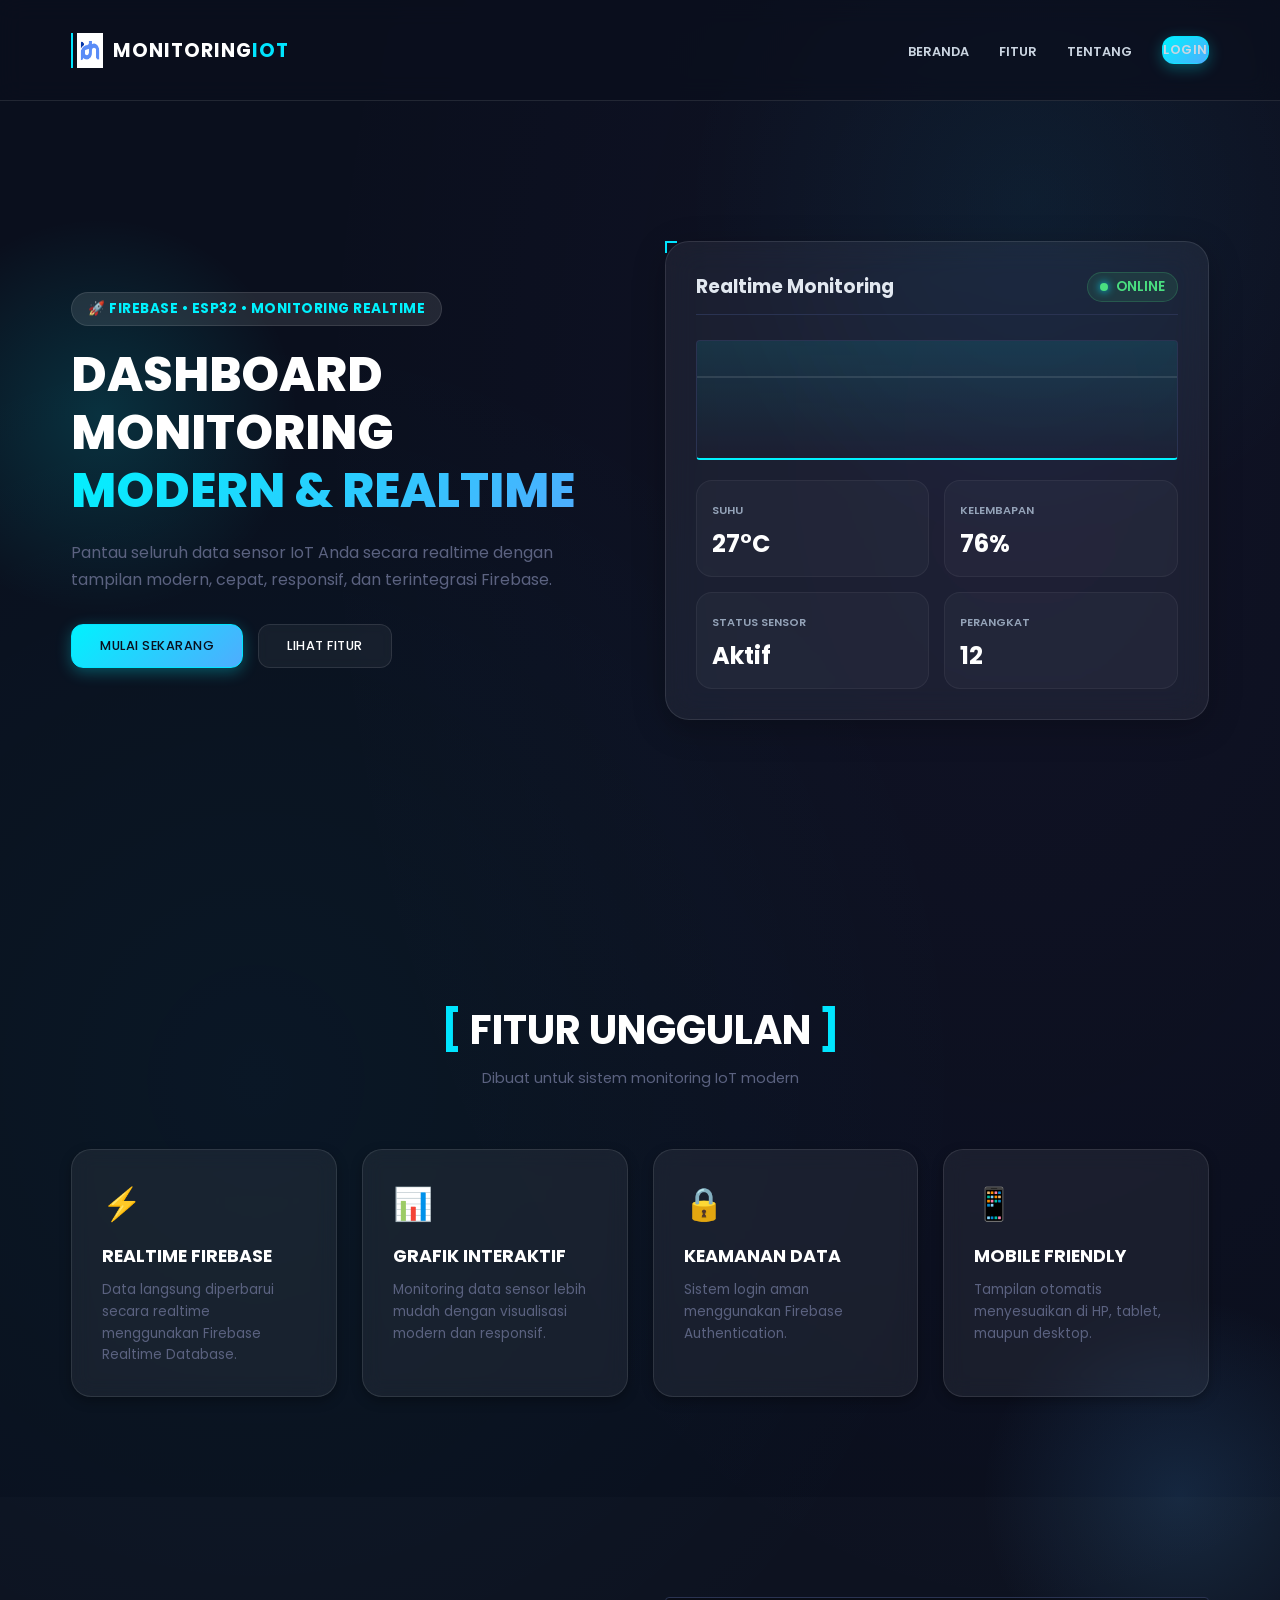
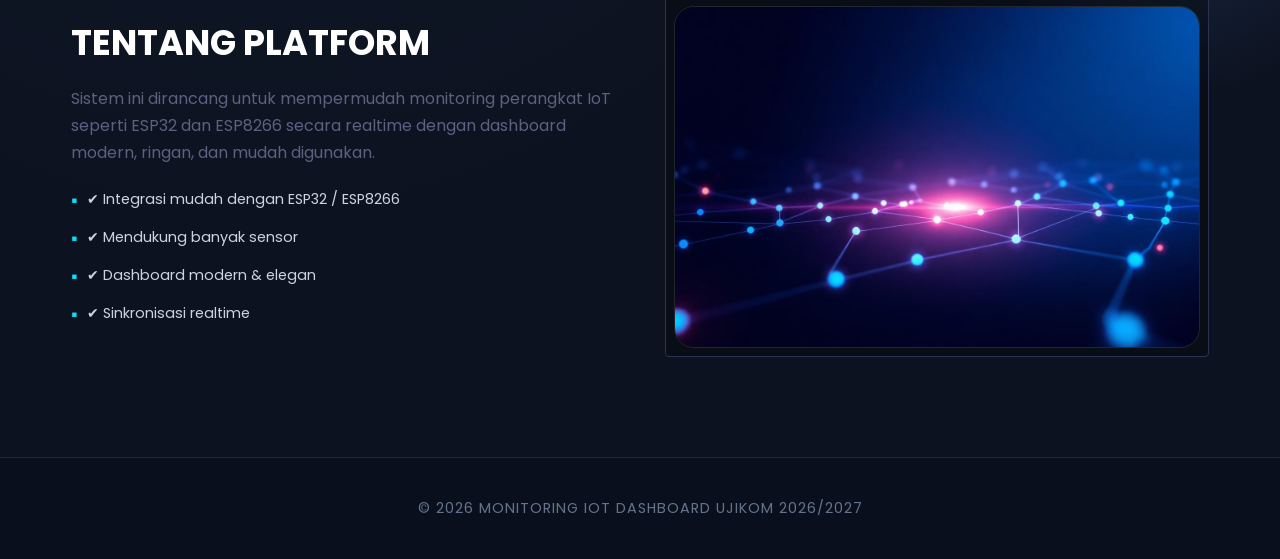
<file: index.html>
<!DOCTYPE html>
<html lang="id">

<head>
  <meta charset="UTF-8" />
  <meta name="viewport" content="width=device-width, initial-scale=1.0" />
  <title>Monitoring IoT | Smart Realtime Dashboard</title>

  <link rel="preconnect" href="https://fonts.googleapis.com">
  <link rel="preconnect" href="https://fonts.gstatic.com" crossorigin>
  <link href="https://fonts.googleapis.com/css2?family=Poppins:wght@300;400;500;600;700&display=swap" rel="stylesheet">

  <link rel="stylesheet" href="css/style.css"/>
  <link rel="stylesheet" href="css/login.css"/>

  <style>
    :root {
      --bg-dark: #0a0f1d;
      --glass-bg: rgba(255, 255, 255, 0.06);
      --glass-border: rgba(255, 255, 255, 0.1);
      --glass-shadow: rgba(0, 0, 0, 0.25);
      --glow-blue: #00f2fe;
      --glow-purple: #4facfe;
    }

    body {
      background-color: var(--bg-dark);
      color: #e2e8f0;
      font-family: 'Poppins', sans-serif;
      overflow-x: hidden;
      position: relative;
    }

    /* Efek Sinar Lampu di Background (Ambient Glow) */
    body::before, body::after {
      content: '';
      position: absolute;
      width: 400px;
      height: 400px;
      border-radius: 50%;
      background: radial-gradient(circle, rgba(0, 242, 254, 0.15) 0%, rgba(0,0,0,0) 70%);
      z-index: -1;
      pointer-events: none;
    }
    body::before { top: 10%; left: -100px; }
    body::after { top: 60%; right: -100px; background: radial-gradient(circle, rgba(79, 172, 254, 0.15) 0%, rgba(0,0,0,0) 70%); }

    .container {
      max-width: 1200px;
      margin: 0 auto;
      padding: 0 20px;
    }

    /* Navbar Glassmorphism */
    .navbar {
      position: fixed;
      top: 0;
      left: 0;
      width: 100%;
      background: rgba(10, 15, 29, 0.7);
      backdrop-filter: blur(12px);
      -webkit-backdrop-filter: blur(12px);
      border-bottom: 1px solid var(--glass-border);
      z-index: 1000;
      padding: 15px 0;
    }
    .nav-container {
      display: flex;
      justify-content: space-between;
      align-items: center;
    }
    .logo {
      display: flex;
      align-items: center;
      gap: 10px;
      text-decoration: none;
      color: #fff;
      font-size: 1.2rem;
    }
    .logo img { height: 35px; }
    .nav-links {
      display: flex;
      align-items: center;
      gap: 30px;
      list-style: none;
      margin: 0;
    }
    .nav-links a {
      color: #cbd5e1;
      text-decoration: none;
      transition: color 0.3s;
    }
    .nav-links a:hover { color: var(--glow-blue); }

    /* Hero Section */
    .hero {
      padding: 160px 0 100px 0;
    }
    .hero-content {
      display: grid;
      grid-template-columns: 1fr 1fr;
      gap: 50px;
      align-items: center;
    }
    .badge {
      background: rgba(255, 255, 255, 0.1);
      padding: 6px 16px;
      border-radius: 50px;
      font-size: 0.85rem;
      border: 1px solid var(--glass-border);
      display: inline-block;
      margin-bottom: 20px;
      color: var(--glow-blue);
    }
    .hero-text h1 {
      font-size: 3rem;
      line-height: 1.2;
      margin-bottom: 20px;
    }
    .gradient-text {
      background: linear-gradient(135deg, var(--glow-blue), var(--glow-purple));
      -webkit-background-clip: text;
      -webkit-text-fill-color: transparent;
    }
    .hero-actions {
      display: flex;
      gap: 15px;
      margin-top: 30px;
    }

    /* Tombol Utama */
    .btn {
      padding: 12px 28px;
      border-radius: 12px;
      text-decoration: none;
      font-weight: 500;
      transition: all 0.3s ease;
      display: inline-block;
    }
    .btn-primary {
      background: linear-gradient(135deg, #00f2fe 0%, #4facfe 100%);
      color: #0a0f1d;
      box-shadow: 0 4px 15px rgba(0, 242, 254, 0.3);
    }
    .btn-primary:hover {
      transform: translateY(-2px);
      box-shadow: 0 6px 20px rgba(0, 242, 254, 0.5);
    }
    .btn-outline {
      background: rgba(255, 255, 255, 0.05);
      color: #fff;
      border: 1px solid var(--glass-border);
      backdrop-filter: blur(5px);
    }
    .btn-outline:hover {
      background: rgba(255, 255, 255, 0.1);
      border-color: var(--glow-blue);
    }

    /* MASTERPIECE: Dashboard Box Glassmorphism */
    .dashboard-box {
      background: var(--glass-bg);
      backdrop-filter: blur(16px) saturate(120%);
      -webkit-backdrop-filter: blur(16px) saturate(120%);
      border: 1px solid var(--glass-border);
      border-radius: 24px;
      padding: 30px;
      box-shadow: 0 8px 32px 0 var(--glass-shadow);
      position: relative;
    }
    .dashboard-top {
      display: flex;
      justify-content: space-between;
      align-items: center;
      margin-bottom: 25px;
    }
    .status {
      display: flex;
      align-items: center;
      gap: 8px;
      background: rgba(74, 222, 128, 0.1);
      padding: 4px 12px;
      border-radius: 20px;
      color: #4ade80;
      font-size: 0.85rem;
      border: 1px solid rgba(74, 222, 128, 0.2);
    }
    .pulse {
      width: 8px;
      height: 8px;
      background: #4ade80;
      border-radius: 50%;
      animation: blink 1.5s infinite;
    }
    @keyframes blink {
      0% { opacity: 0.4; }
      50% { opacity: 1; }
      100% { opacity: 0.4; }
    }

    /* Grid Mini Cards di Dalam Dashboard */
    .cards {
      display: grid;
      grid-template-columns: repeat(2, 1fr);
      gap: 15px;
      margin-top: 20px;
    }
    .mini-card {
      background: rgba(255, 255, 255, 0.03);
      border: 1px solid rgba(255, 255, 255, 0.05);
      border-radius: 16px;
      padding: 15px;
      transition: transform 0.3s;
    }
    .mini-card:hover {
      transform: scale(1.03);
      border-color: var(--glass-border);
      background: rgba(255, 255, 255, 0.05);
    }
    .mini-card small { color: #94a3b8; }
    .mini-card h2 { margin: 5px 0 0 0; font-size: 1.5rem; color: #fff; }

    /* Simulasi Garis Grafik Palsu yang Keren */
    .chart {
      height: 120px;
      background: linear-gradient(rgba(0, 242, 254, 0.1), transparent);
      border-bottom: 2px solid var(--glow-blue);
      border-radius: 4px;
      margin-bottom: 20px;
      position: relative;
      overflow: hidden;
    }
    .chart::after {
      content: '';
      position: absolute;
      top: 30%; left: 0; width: 100%; height: 2px;
      background: rgba(255,255,255,0.1);
    }

    /* Fitur Grid & Cards Glassmorphism */
    #features { padding: 100px 0; }
    .section-header { text-align: center; margin-bottom: 60px; }
    .section-header h2 { font-size: 2.5rem; }
    .features-grid {
      display: grid;
      grid-template-columns: repeat(auto-fit, minmax(240px, 1fr));
      gap: 25px;
    }
    .feature-card {
      background: var(--glass-bg);
      backdrop-filter: blur(10px);
      -webkit-backdrop-filter: blur(10px);
      border: 1px solid var(--glass-border);
      border-radius: 20px;
      padding: 30px;
      transition: all 0.3s ease;
    }
    .feature-card:hover {
      transform: translateY(-5px);
      border-color: var(--glow-purple);
      box-shadow: 0 10px 25px rgba(79, 172, 254, 0.15);
    }
    .feature-icon { font-size: 2rem; margin-bottom: 15px; }

    /* About Section */
    .about { padding: 100px 0; background: rgba(255,255,255,0.01); }
    .about-grid { display: grid; grid-template-columns: 1fr 1fr; gap: 50px; align-items: center; }
    .check-list { list-style: none; padding: 0; margin-top: 20px; }
    .check-list li { margin-bottom: 12px; display: flex; align-items: center; gap: 10px; color: #cbd5e1; }
    .about-img img { width: 100%; border-radius: 20px; border: 1px solid var(--glass-border); }

    /* Footer */
    footer {
      padding: 40px 0;
      text-align: center;
      border-top: 1px solid var(--glass-border);
      color: #64748b;
      font-size: 0.9rem;
    }

    /* Responsif Ponsel */
    @media (max-width: 768px) {
      .hero-content, .about-grid { grid-template-columns: 1fr; }
      .nav-links { display: none; } /* Menyederhanakan untuk UI mobile */
      .hero-text h1 { font-size: 2.2rem; }
    }
  </style>
</head>

<body>

  <header class="navbar">
    <div class="container nav-container">

      <a href="#" class="logo">
        <img src="img/logo.png" alt="Logo">
        <span>Monitoring<strong>IoT</strong></span>
      </a>

      <ul class="nav-links">
        <li><a href="#">Beranda</a></li>
        <li><a href="#features">Fitur</a></li>
        <li><a href="#about">Tentang</a></li>
        <li>
          <a href="login.html" class="btn btn-primary">
            Login
          </a>
        </li>
      </ul>

    </div>
  </header>

  <section class="hero">

    <div class="container hero-content">

      <div class="hero-text">

        <span class="badge">
          🚀 Firebase • ESP32 • Monitoring Realtime
        </span>

        <h1>
          Dashboard Monitoring
          <span class="gradient-text">
            Modern & Realtime
          </span>
        </h1>

        <p>
          Pantau seluruh data sensor IoT Anda secara realtime dengan
          tampilan modern, cepat, responsif, dan terintegrasi Firebase.
        </p>

        <div class="hero-actions">
          <a href="login.html" class="btn btn-primary">
            Mulai Sekarang
          </a>

          <a href="#features" class="btn btn-outline">
            Lihat Fitur
          </a>
        </div>

      </div>

      <div class="dashboard-box">

        <div class="dashboard-top">
          <h3>Realtime Monitoring</h3>

          <div class="status">
            <div class="pulse"></div>
            Online
          </div>
        </div>

        <div class="chart"></div>

        <div class="cards">

          <div class="mini-card">
            <small>Suhu</small>
            <h2>27°C</h2>
          </div>

          <div class="mini-card">
            <small>Kelembapan</small>
            <h2>76%</h2>
          </div>

          <div class="mini-card">
            <small>Status Sensor</small>
            <h2>Aktif</h2>
          </div>

          <div class="mini-card">
            <small>Perangkat</small>
            <h2>12</h2>
          </div>

        </div>

      </div>

    </div>

  </section>

  <section id="features">

    <div class="container">

      <div class="section-header">
        <h2>Fitur Unggulan</h2>
        <p>
          Dibuat untuk sistem monitoring IoT modern
        </p>
      </div>

      <div class="features-grid">

        <div class="feature-card">
          <div class="feature-icon">⚡</div>
          <h3>Realtime Firebase</h3>
          <p>
            Data langsung diperbarui secara realtime menggunakan Firebase Realtime Database.
          </p>
        </div>

        <div class="feature-card">
          <div class="feature-icon">📊</div>
          <h3>Grafik Interaktif</h3>
          <p>
            Monitoring data sensor lebih mudah dengan visualisasi modern dan responsif.
          </p>
        </div>

        <div class="feature-card">
          <div class="feature-icon">🔒</div>
          <h3>Keamanan Data</h3>
          <p>
            Sistem login aman menggunakan Firebase Authentication.
          </p>
        </div>

        <div class="feature-card">
          <div class="feature-icon">📱</div>
          <h3>Mobile Friendly</h3>
          <p>
            Tampilan otomatis menyesuaikan di HP, tablet, maupun desktop.
          </p>
        </div>

      </div>

    </div>

  </section>

  <section id="about" class="about">

    <div class="container about-grid">

      <div>

        <h2>Tentang Platform</h2>

        <p>
          Sistem ini dirancang untuk mempermudah monitoring perangkat IoT
          seperti ESP32 dan ESP8266 secara realtime dengan dashboard modern,
          ringan, dan mudah digunakan.
        </p>

        <ul class="check-list">
          <li>✔ Integrasi mudah dengan ESP32 / ESP8266</li>
          <li>✔ Mendukung banyak sensor</li>
          <li>✔ Dashboard modern & elegan</li>
          <li>✔ Sinkronisasi realtime</li>
        </ul>

      </div>

      <div class="about-img">
        <img src="img/background.jpg" alt="Background">
      </div>

    </div>

  </section>

  <footer>
    <div class="container">
      © 2026 Monitoring IoT Dashboard ujikom 2026/2027
    </div>
  </footer>

</body>

</html>
</file>
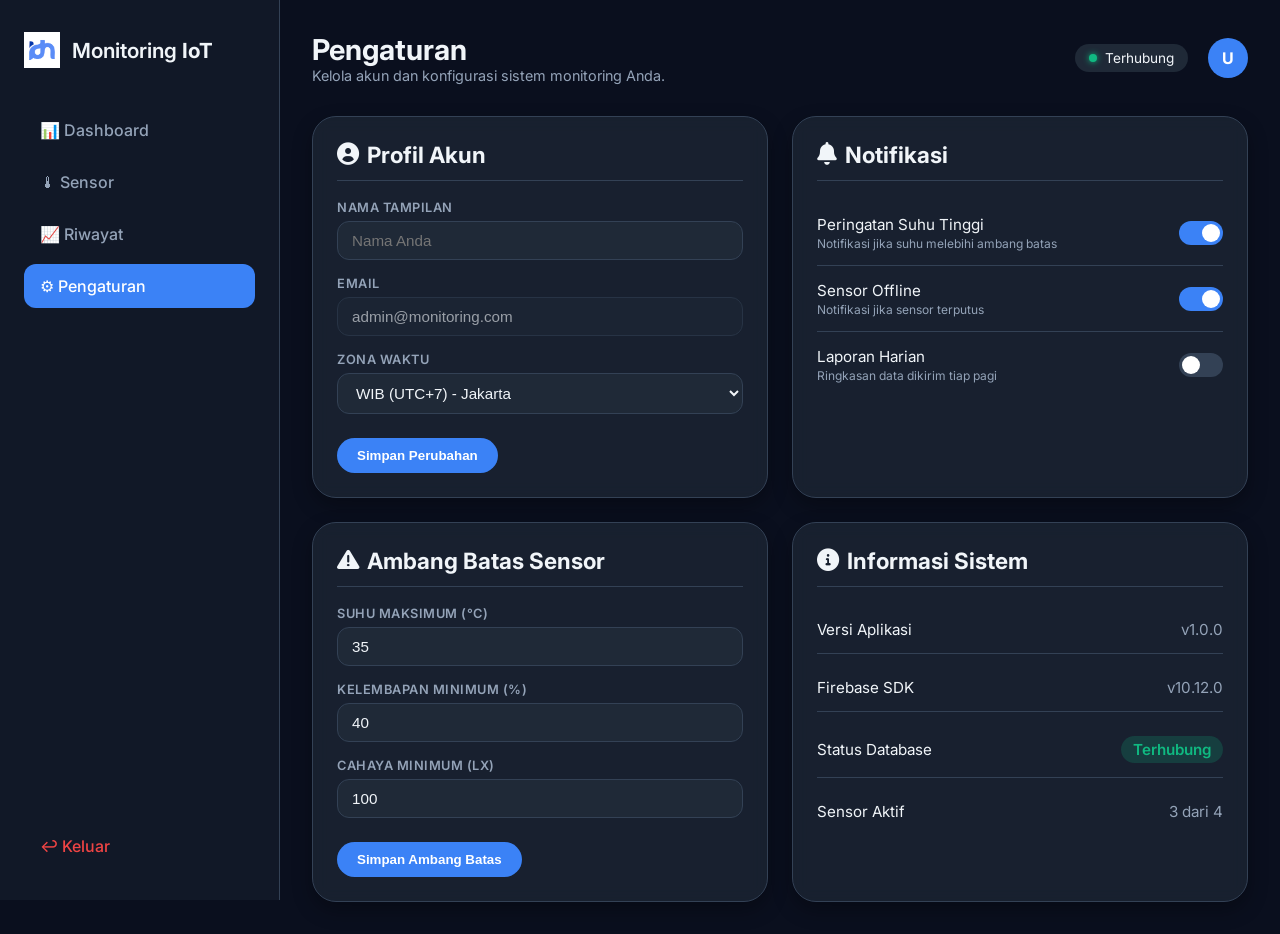
<file: pengaturan.html>
<!DOCTYPE html>
<html lang="id">
<head>
  <meta charset="UTF-8" />
  <meta name="viewport" content="width=device-width, initial-scale=1.0, user-scalable=yes" />
  <title>Pengaturan | Monitoring    IoT</title>
  <meta name="description" content="Pengaturan akun dan konfigurasi sistem monitoring IoT." />
  
  <!-- Google Fonts + Font Awesome -->
  <link href="https://fonts.googleapis.com/css2?family=Inter:opsz,wght@14..32,300;14..32,400;14..32,500;14..32,600;14..32,700&display=swap" rel="stylesheet" />
  <link rel="stylesheet" href="https://cdnjs.cloudflare.com/ajax/libs/font-awesome/6.0.0-beta3/css/all.min.css" />

  <style>
    * {
      margin: 0;
      padding: 0;
      box-sizing: border-box;
    }

    body {
      font-family: 'Inter', sans-serif;
      background: #0a0f1e;
      color: #f1f5f9;
    }

    /* Layout */
    .app-shell {
      display: flex;
      min-height: 100vh;
    }

    /* Sidebar - logout di bawah */
    .sidebar {
      width: 280px;
      background: #111827;
      backdrop-filter: blur(10px);
      border-right: 1px solid #334155;
      padding: 2rem 1.5rem;
      position: sticky;
      top: 0;
      height: 100vh;
      display: flex;
      flex-direction: column;
    }

    .sidebar-brand {
      display: flex;
      align-items: center;
      gap: 12px;
      margin-bottom: 2.5rem;
      font-size: 1.3rem;
      font-weight: 600;
    }

    .sidebar-brand img {
      width: 36px;
      height: 36px;
      object-fit: contain;
    }

    .sidebar-nav {
      display: flex;
      flex-direction: column;
      gap: 8px;
      flex: 1;
    }

    .sidebar-nav a {
      display: flex;
      align-items: center;
      gap: 12px;
      padding: 12px 16px;
      border-radius: 12px;
      color: #94a3b8;
      text-decoration: none;
      transition: all 0.2s;
      font-weight: 500;
    }

    .sidebar-nav a:hover, .sidebar-nav a.active {
      background: #3b82f6;
      color: white;
    }

    .sidebar-nav a.logout {
      margin-top: auto;
      color: #ef4444;
    }
    .sidebar-nav a.logout:hover {
      background: #ef4444;
      color: white;
    }

    /* Main */
    .main {
      flex: 1;
      padding: 2rem;
      overflow-y: auto;
    }

    /* Topbar */
    .topbar {
      display: flex;
      justify-content: space-between;
      align-items: center;
      flex-wrap: wrap;
      gap: 16px;
      margin-bottom: 2rem;
    }
    .topbar h1 {
      font-size: 1.8rem;
      font-weight: 700;
    }
    .muted {
      color: #94a3b8;
      font-size: 0.9rem;
    }
    .topbar-actions {
      display: flex;
      align-items: center;
      gap: 20px;
    }
    .status-pill {
      display: flex;
      align-items: center;
      gap: 8px;
      background: #1f2937;
      padding: 6px 14px;
      border-radius: 40px;
      font-size: 0.85rem;
    }
    .dot {
      width: 8px;
      height: 8px;
      border-radius: 50%;
      display: inline-block;
    }
    .dot.online {
      background: #10b981;
      box-shadow: 0 0 6px #10b981;
    }
    .avatar {
      width: 40px;
      height: 40px;
      background: #3b82f6;
      border-radius: 50%;
      display: flex;
      align-items: center;
      justify-content: center;
      font-weight: bold;
      color: white;
    }

    /* Panel & Settings Grid */
    .settings-grid {
      display: grid;
      grid-template-columns: repeat(2, 1fr);
      gap: 1.5rem;
    }
    @media (max-width: 768px) {
      .settings-grid { grid-template-columns: 1fr; }
    }
    .panel {
      background: rgba(31, 41, 55, 0.7);
      backdrop-filter: blur(8px);
      border: 1px solid #334155;
      border-radius: 24px;
      padding: 1.5rem;
      box-shadow: 0 8px 20px rgba(0, 0, 0, 0.3);
    }
    .panel-header {
      margin-bottom: 1.2rem;
      font-size: 1.2rem;
      font-weight: 600;
      border-bottom: 1px solid #334155;
      padding-bottom: 0.75rem;
    }
    .panel-header h3 {
      display: flex;
      align-items: center;
      gap: 8px;
    }

    /* Form fields */
    .form-field {
      display: flex;
      flex-direction: column;
      gap: 6px;
      margin-bottom: 16px;
    }
    .form-field label {
      font-size: 0.8rem;
      font-weight: 600;
      color: #94a3b8;
      text-transform: uppercase;
      letter-spacing: 0.04em;
    }
    .form-field input, .form-field select {
      padding: 10px 14px;
      border-radius: 12px;
      border: 1px solid #334155;
      background: #1f2937;
      color: #f1f5f9;
      font-size: 0.95rem;
      transition: border-color 0.2s;
      outline: none;
    }
    .form-field input:focus, .form-field select:focus {
      border-color: #3b82f6;
    }

    /* Toggle switch */
    .toggle-switch {
      display: flex;
      align-items: center;
      justify-content: space-between;
      padding: 14px 0;
      border-bottom: 1px solid #334155;
    }
    .toggle-switch:last-child { border-bottom: none; }
    .toggle-switch span { font-size: 0.95rem; }
    .toggle-switch small { color: #94a3b8; font-size: 0.75rem; display: block; margin-top: 2px; }
    .switch {
      position: relative;
      display: inline-block;
      width: 44px;
      height: 24px;
      flex-shrink: 0;
    }
    .switch input { opacity: 0; width: 0; height: 0; }
    .slider {
      position: absolute; cursor: pointer;
      top: 0; left: 0; right: 0; bottom: 0;
      background: #334155;
      border-radius: 24px;
      transition: 0.3s;
    }
    .slider:before {
      position: absolute; content: "";
      height: 18px; width: 18px;
      left: 3px; bottom: 3px;
      background: white;
      border-radius: 50%;
      transition: 0.3s;
    }
    .switch input:checked + .slider { background: #3b82f6; }
    .switch input:checked + .slider:before { transform: translateX(20px); }

    .btn-primary {
      background: #3b82f6;
      color: white;
      border: none;
      padding: 10px 20px;
      border-radius: 40px;
      font-weight: 600;
      cursor: pointer;
      transition: opacity 0.2s;
      margin-top: 8px;
    }
    .btn-primary:hover {
      opacity: 0.9;
    }

    .alert-success {
      display: none;
      background: rgba(16,185,129,0.15);
      border: 1px solid #10b981;
      color: #10b981;
      padding: 10px 16px;
      border-radius: 12px;
      font-size: 0.85rem;
      margin-top: 12px;
    }

    .badge-pill {
      display: inline-block;
      padding: 4px 12px;
      border-radius: 20px;
      font-size: 0.75rem;
      font-weight: 600;
    }
    .badge-pill.ok {
      background: rgba(16,185,129,0.2);
      color: #10b981;
    }
  </style>
</head>
<body>
  <div class="app-shell">
    <!-- Sidebar -->
    <aside class="sidebar">
      <div class="sidebar-brand">
        <img src="img/logo.png" alt="Logo" onerror="this.src='https://via.placeholder.com/36'">
        <span>Monitoring<strong>   IoT</strong></span>
      </div>
      <nav class="sidebar-nav">
        <a href="dashboard.html">📊 Dashboard</a>
        <a href="sensor.html">🌡 Sensor</a>
        <a href="riwayat.html">📈 Riwayat</a>
        <a href="pengaturan.html" class="active">⚙ Pengaturan</a>
        <a href="#" id="logoutBtn" class="logout">↩ Keluar</a>
      </nav>
    </aside>

    <!-- Main -->
    <main class="main">
      <header class="topbar">
        <div>
          <h1>Pengaturan</h1>
          <p class="muted">Kelola akun dan konfigurasi sistem monitoring Anda.</p>
        </div>
        <div class="topbar-actions">
          <!-- Theme toggle dihapus sesuai permintaan -->
          <div class="status-pill"><span class="dot online"></span> Terhubung</div>
          <div class="avatar">U</div>
        </div>
      </header>

      <div class="settings-grid">
        <!-- Profil -->
        <section class="panel">
          <div class="panel-header">
            <h3><i class="fas fa-user-circle"></i> Profil Akun</h3>
          </div>
          <form id="profileForm">
            <div class="form-field">
              <label>Nama Tampilan</label>
              <input type="text" id="displayName" placeholder="Nama Anda" />
            </div>
            <div class="form-field">
              <label>Email</label>
              <input type="email" id="userEmail" placeholder="email@contoh.com" readonly style="opacity:0.6; cursor:not-allowed;" />
            </div>
            <div class="form-field">
              <label>Zona Waktu</label>
              <select id="timezone">
                <option value="Asia/Jakarta" selected>WIB (UTC+7) - Jakarta</option>
                <option value="Asia/Makassar">WITA (UTC+8) - Makassar</option>
                <option value="Asia/Jayapura">WIT (UTC+9) - Jayapura</option>
              </select>
            </div>
            <button type="submit" class="btn-primary">Simpan Perubahan</button>
            <div class="alert-success" id="profileAlert">✓ Profil berhasil disimpan!</div>
          </form>
        </section>

        <!-- Notifikasi -->
        <section class="panel">
          <div class="panel-header">
            <h3><i class="fas fa-bell"></i> Notifikasi</h3>
          </div>
          <div>
            <div class="toggle-switch">
              <div>
                <span>Peringatan Suhu Tinggi</span>
                <small>Notifikasi jika suhu melebihi ambang batas</small>
              </div>
              <label class="switch">
                <input type="checkbox" id="notifSuhu" checked />
                <span class="slider"></span>
              </label>
            </div>
            <div class="toggle-switch">
              <div>
                <span>Sensor Offline</span>
                <small>Notifikasi jika sensor terputus</small>
              </div>
              <label class="switch">
                <input type="checkbox" id="notifOffline" checked />
                <span class="slider"></span>
              </label>
            </div>
            <div class="toggle-switch">
              <div>
                <span>Laporan Harian</span>
                <small>Ringkasan data dikirim tiap pagi</small>
              </div>
              <label class="switch">
                <input type="checkbox" id="notifReport" />
                <span class="slider"></span>
              </label>
            </div>
          </div>
        </section>

        <!-- Ambang Batas Sensor -->
        <section class="panel">
          <div class="panel-header">
            <h3><i class="fas fa-exclamation-triangle"></i> Ambang Batas Sensor</h3>
          </div>
          <form id="thresholdForm">
            <div class="form-field">
              <label>Suhu Maksimum (°C)</label>
              <input type="number" id="maxSuhu" value="35" min="20" max="60" />
            </div>
            <div class="form-field">
              <label>Kelembapan Minimum (%)</label>
              <input type="number" id="minKelembapan" value="40" min="10" max="90" />
            </div>
            <div class="form-field">
              <label>Cahaya Minimum (lx)</label>
              <input type="number" id="minCahaya" value="100" min="0" max="2000" />
            </div>
            <button type="submit" class="btn-primary">Simpan Ambang Batas</button>
            <div class="alert-success" id="thresholdAlert">✓ Ambang batas berhasil disimpan!</div>
          </form>
        </section>

        <!-- Info Sistem -->
        <section class="panel">
          <div class="panel-header">
            <h3><i class="fas fa-info-circle"></i> Informasi Sistem</h3>
          </div>
          <div style="display:flex; flex-direction:column; gap:10px;">
            <div class="toggle-switch">
              <span>Versi Aplikasi</span>
              <span style="color:#94a3b8">v1.0.0</span>
            </div>
            <div class="toggle-switch">
              <span>Firebase SDK</span>
              <span style="color:#94a3b8">v10.12.0</span>
            </div>
            <div class="toggle-switch">
              <span>Status Database</span>
              <span class="badge-pill ok" id="dbStatus">Terhubung</span>
            </div>
            <div class="toggle-switch">
              <span>Sensor Aktif</span>
              <span style="color:#94a3b8" id="activeSensors">3 dari 4</span>
            </div>
          </div>
        </section>
      </div>
    </main>
  </div>

  <script>
    (function() {
      // PROFIL FORM
      const profileForm = document.getElementById('profileForm');
      const profileAlert = document.getElementById('profileAlert');
      profileForm.addEventListener('submit', (e) => {
        e.preventDefault();
        localStorage.setItem('displayName', document.getElementById('displayName').value);
        localStorage.setItem('timezone', document.getElementById('timezone').value);
        profileAlert.style.display = 'block';
        setTimeout(() => profileAlert.style.display = 'none', 3000);
      });

      // THRESHOLD FORM
      const thresholdForm = document.getElementById('thresholdForm');
      const thresholdAlert = document.getElementById('thresholdAlert');
      thresholdForm.addEventListener('submit', (e) => {
        e.preventDefault();
        localStorage.setItem('threshold_suhu', document.getElementById('maxSuhu').value);
        localStorage.setItem('threshold_kelembapan', document.getElementById('minKelembapan').value);
        localStorage.setItem('threshold_cahaya', document.getElementById('minCahaya').value);
        thresholdAlert.style.display = 'block';
        setTimeout(() => thresholdAlert.style.display = 'none', 3000);
      });

      // LOAD SAVED THRESHOLDS
      const savedSuhu = localStorage.getItem('threshold_suhu');
      const savedKelembapan = localStorage.getItem('threshold_kelembapan');
      const savedCahaya = localStorage.getItem('threshold_cahaya');
      if (savedSuhu) document.getElementById('maxSuhu').value = savedSuhu;
      if (savedKelembapan) document.getElementById('minKelembapan').value = savedKelembapan;
      if (savedCahaya) document.getElementById('minCahaya').value = savedCahaya;

      // LOGOUT
      const logoutBtn = document.getElementById('logoutBtn');
      if (logoutBtn) {
        logoutBtn.addEventListener('click', (e) => {
          e.preventDefault();
          if (confirm('Keluar dari dashboard?')) {
            window.location.href = 'login.html';
          }
        });
      }

      // USER DATA
      const userEmailInput = document.getElementById('userEmail');
      const displayNameInput = document.getElementById('displayName');
      const savedName = localStorage.getItem('displayName');
      const savedEmail = localStorage.getItem('userEmail') || 'admin@monitoring.com';
      if (savedName) displayNameInput.value = savedName;
      userEmailInput.value = savedEmail;

      const savedTimezone = localStorage.getItem('timezone');
      if (savedTimezone) document.getElementById('timezone').value = savedTimezone;

      // NOTIFIKASI SETTINGS
      const notifSuhu = document.getElementById('notifSuhu');
      const notifOffline = document.getElementById('notifOffline');
      const notifReport = document.getElementById('notifReport');

      function loadNotifSettings() {
        notifSuhu.checked = localStorage.getItem('notifSuhu') !== 'false';
        notifOffline.checked = localStorage.getItem('notifOffline') !== 'false';
        notifReport.checked = localStorage.getItem('notifReport') === 'true';
      }
      function saveNotifSettings() {
        localStorage.setItem('notifSuhu', notifSuhu.checked);
        localStorage.setItem('notifOffline', notifOffline.checked);
        localStorage.setItem('notifReport', notifReport.checked);
      }
      loadNotifSettings();
      notifSuhu.addEventListener('change', saveNotifSettings);
      notifOffline.addEventListener('change', saveNotifSettings);
      notifReport.addEventListener('change', saveNotifSettings);
    })();
  </script>
</body>
</html>
</file>
<file: css/style.css>
/* ============================================================
   LANDING PAGE – FUTURISTIC DARK NEBULA THEME
   (Selaras dengan Dashboard & Login)
   ============================================================ */

/* ---------- ROOT (identik dengan dashboard dan login) ---------- */
:root {
  --bg-deep: #0a0c14;
  --bg-panel: #121624;
  --bg-elevated: #1a1e2e;
  --border-subtle: #1f253a;
  --border-glow: #2a3352;

  --text-primary: #eef2ff;
  --text-secondary: #8a90b5;
  --text-muted: #5b6280;

  --accent-cyan: #00e5ff;
  --accent-blue: #4f6ef7;
  --accent-purple: #a855f7;
  --accent-green: #00e676;
  --accent-amber: #ffc107;
  --accent-red: #ff3d5a;

  --gradient-cyan-blue: linear-gradient(135deg, #00e5ff, #3b5fff);
  --gradient-purple-cyan: linear-gradient(135deg, #a855f7, #00e5ff);

  --glow-cyan: 0 0 12px rgba(0, 229, 255, 0.3);
  --shadow-panel: 0 8px 32px rgba(0, 0, 0, 0.5), 0 0 0 1px rgba(255, 255, 255, 0.04);
  --transition: 0.25s cubic-bezier(0.4, 0, 0.2, 1);
}

/* ---------- RESET & BASE ---------- */
* {
  margin: 0;
  padding: 0;
  box-sizing: border-box;
}

body {
  font-family: 'Inter', 'Segoe UI', system-ui, -apple-system, sans-serif;
  background-color: var(--bg-deep);
  color: var(--text-primary);
  overflow-x: hidden;
  -webkit-font-smoothing: antialiased;
  background-image:
    radial-gradient(ellipse at 20% 50%, rgba(0, 229, 255, 0.04) 0%, transparent 50%),
    radial-gradient(ellipse at 80% 20%, rgba(168, 85, 247, 0.04) 0%, transparent 50%);
}

img {
  max-width: 100%;
  display: block;
}

a {
  text-decoration: none;
  color: inherit;
}

.container {
  width: min(1280px, 92%);
  margin: auto;
}

/* ---------- NAVBAR (glass morphic) ---------- */
.navbar {
  position: fixed;
  top: 0;
  width: 100%;
  z-index: 999;
  backdrop-filter: blur(15px);
  -webkit-backdrop-filter: blur(15px);
  background: rgba(10, 12, 20, 0.8);
  border-bottom: 1px solid var(--border-subtle);
}

.nav-container {
  height: 70px;
  display: flex;
  align-items: center;
  justify-content: space-between;
}

.logo {
  display: flex;
  align-items: center;
  gap: 12px;
  color: #fff;
  font-size: 1.1rem;
  font-weight: 700;
  text-transform: uppercase;
  letter-spacing: 1px;
}

.logo img {
  width: 32px;
  border-left: 2px solid var(--accent-cyan);
  padding-left: 4px;
}

.logo strong {
  color: var(--accent-cyan);
}

.nav-links {
  display: flex;
  align-items: center;
  gap: 28px;
  list-style: none;
}

.nav-links a {
  color: var(--text-secondary);
  transition: var(--transition);
  font-weight: 600;
  text-transform: uppercase;
  font-size: 0.8rem;
  padding: 4px 0;
  border-bottom: 1px solid transparent;
}

.nav-links a:hover {
  color: #fff;
  border-bottom-color: var(--accent-cyan);
}

/* ---------- BUTTONS ---------- */
.btn {
  padding: 11px 24px;
  border-radius: 6px;
  font-weight: 700;
  text-transform: uppercase;
  font-size: 0.8rem;
  letter-spacing: 0.5px;
  transition: var(--transition);
  display: inline-flex;
  align-items: center;
  gap: 8px;
  cursor: pointer;
  border: 1px solid transparent;
}

.btn-primary {
  background: var(--bg-elevated);
  color: #fff;
  border-color: var(--accent-cyan);
  box-shadow: 0 0 10px rgba(0, 229, 255, 0.15);
}

.btn-primary:hover {
  background: var(--accent-cyan);
  color: var(--bg-deep);
  box-shadow: 0 0 20px rgba(0, 229, 255, 0.4);
  transform: translateY(-1px);
}

.btn-outline {
  border-color: var(--border-glow);
  color: var(--text-muted);
  background: transparent;
}

.btn-outline:hover {
  border-color: var(--accent-cyan);
  color: #fff;
  background: rgba(0, 229, 255, 0.05);
}

/* ---------- HERO ---------- */
.hero {
  min-height: 100vh;
  display: flex;
  align-items: center;
  position: relative;
  overflow: hidden;
  padding-top: 70px;
}

.hero::before {
  content: '';
  position: absolute;
  width: 700px;
  height: 700px;
  background: radial-gradient(circle, rgba(0, 229, 255, 0.06) 0%, transparent 70%);
  top: -150px;
  right: -100px;
  z-index: 0;
}

.hero-content {
  position: relative;
  z-index: 1;
  display: grid;
  grid-template-columns: repeat(auto-fit, minmax(340px, 1fr));
  gap: 50px;
  align-items: center;
}

.badge {
  display: inline-block;
  padding: 5px 14px;
  border-radius: 4px;
  background: rgba(10, 17, 32, 0.6);
  border: 1px solid var(--border-glow);
  margin-bottom: 20px;
  color: var(--accent-cyan);
  font-size: 0.75rem;
  font-weight: 700;
  text-transform: uppercase;
  letter-spacing: 0.5px;
}

.hero-text h1 {
  font-size: 3.2rem;
  font-weight: 800;
  line-height: 1.15;
  margin-bottom: 20px;
  text-transform: uppercase;
  color: #fff;
}

.gradient-text {
  background: linear-gradient(to right, #fff, var(--accent-cyan));
  -webkit-background-clip: text;
  -webkit-text-fill-color: transparent;
  background-clip: text;
}

.hero-text p {
  color: var(--text-muted);
  font-size: 1rem;
  line-height: 1.7;
  margin-bottom: 30px;
}

/* ---------- DASHBOARD MOCKUP ---------- */
.dashboard-box {
  background: var(--bg-panel);
  border: 1px solid var(--border-subtle);
  border-radius: 6px;
  padding: 22px;
  backdrop-filter: blur(10px);
  position: relative;
  box-shadow: var(--shadow-panel);
}

.dashboard-box::after {
  content: '';
  position: absolute;
  width: 10px; height: 10px;
  border-top: 2px solid var(--accent-cyan);
  border-left: 2px solid var(--accent-cyan);
  top: -1px; left: -1px;
}

.dashboard-top {
  display: flex;
  justify-content: space-between;
  margin-bottom: 18px;
  border-bottom: 1px solid var(--border-glow);
  padding-bottom: 12px;
}

.status {
  display: flex;
  align-items: center;
  gap: 8px;
  color: var(--accent-cyan);
  font-size: 0.8rem;
  text-transform: uppercase;
  font-weight: 600;
}

.pulse {
  width: 6px;
  height: 6px;
  background: var(--accent-cyan);
  border-radius: 50%;
  box-shadow: 0 0 8px var(--accent-cyan);
}

.chart {
  height: 190px;
  background: 
    linear-gradient(rgba(255, 255, 255, 0.02) 1px, transparent 1px),
    var(--bg-deep);
  background-size: 100% 12px;
  border: 1px solid var(--border-glow);
  border-radius: 4px;
}

.cards {
  display: grid;
  grid-template-columns: repeat(2, 1fr);
  gap: 14px;
  margin-top: 18px;
}

.mini-card {
  background: var(--bg-elevated);
  padding: 14px;
  border: 1px solid var(--border-subtle);
  border-radius: 4px;
}

.mini-card small {
  color: var(--text-muted);
  font-size: 0.7rem;
  text-transform: uppercase;
  font-weight: 600;
}

.mini-card h2 {
  margin-top: 4px;
  font-size: 1.7rem;
  color: var(--text-primary);
  font-weight: 700;
}

/* ---------- SECTIONS ---------- */
section {
  padding: 80px 0;
}

.section-header {
  text-align: center;
  margin-bottom: 55px;
}

.section-header h2 {
  font-size: 2.2rem;
  text-transform: uppercase;
  font-weight: 700;
  color: #fff;
}

.section-header h2::before {
  content: "[ ";
  color: var(--accent-cyan);
}
.section-header h2::after {
  content: " ]";
  color: var(--accent-cyan);
}

.section-header p {
  color: var(--text-muted);
  font-size: 0.9rem;
  margin-top: 8px;
}

/* ---------- FEATURES GRID ---------- */
.features-grid {
  display: grid;
  grid-template-columns: repeat(auto-fit, minmax(260px, 1fr));
  gap: 20px;
}

.feature-card {
  background: var(--bg-panel);
  border: 1px solid var(--border-subtle);
  border-radius: 4px;
  padding: 28px;
  transition: var(--transition);
  box-shadow: 0 4px 12px rgba(0,0,0,0.3);
}

.feature-card:hover {
  border-color: var(--accent-cyan);
  background: var(--bg-elevated);
  box-shadow: 0 0 16px rgba(0, 229, 255, 0.1);
}

.feature-icon {
  font-size: 1.8rem;
  margin-bottom: 14px;
  color: var(--accent-cyan);
}

.feature-card h3 {
  margin-bottom: 10px;
  text-transform: uppercase;
  font-size: 1.1rem;
  font-weight: 700;
  color: #fff;
}

.feature-card p {
  color: var(--text-muted);
  font-size: 0.85rem;
  line-height: 1.6;
}

/* ---------- ABOUT ---------- */
.about-grid {
  display: grid;
  grid-template-columns: repeat(auto-fit, minmax(340px, 1fr));
  gap: 50px;
  align-items: center;
}

.about h2 {
  font-size: 2.2rem;
  text-transform: uppercase;
  margin-bottom: 16px;
  font-weight: 700;
  color: #fff;
}

.about p {
  color: var(--text-muted);
  line-height: 1.7;
  margin-bottom: 20px;
}

.check-list {
  list-style: none;
}

.check-list li {
  margin-bottom: 10px;
  color: var(--text-primary);
  font-size: 0.9rem;
  display: flex;
  align-items: center;
  gap: 8px;
}

.check-list li::before {
  content: "▪";
  color: var(--accent-cyan);
  font-size: 1.1rem;
}

.about-img {
  border: 1px solid var(--border-glow);
  padding: 8px;
  background: rgba(0,0,0,0.3);
  border-radius: 4px;
}

.about-img img {
  border: 1px solid var(--border-subtle);
  border-radius: 2px;
}

/* ---------- FOOTER ---------- */
footer {
  padding: 24px 0;
  text-align: center;
  border-top: 1px solid var(--border-glow);
  color: var(--text-muted);
  font-size: 0.75rem;
  text-transform: uppercase;
  letter-spacing: 1px;
}
</file>
<file: css/login.css>
/* ============================================================
   LOGIN PAGE – FUTURISTIC DARK NEBULA (Satu Tema Dashboard)
   ============================================================ */

/* ---------- ROOT (sinkron dengan dashboard) ---------- */
:root {
  --bg-deep: #0a0c14;
  --bg-panel: #121624;
  --bg-elevated: #1a1e2e;
  --border-subtle: #1f253a;
  --border-glow: #2a3352;

  --text-primary: #eef2ff;
  --text-secondary: #8a90b5;
  --text-muted: #5b6280;

  --accent-cyan: #00e5ff;
  --accent-blue: #4f6ef7;
  --accent-purple: #a855f7;
  --accent-green: #00e676;
  --accent-amber: #ffc107;
  --accent-red: #ff3d5a;

  --gradient-cyan-blue: linear-gradient(135deg, #00e5ff, #3b5fff);
  --gradient-purple-cyan: linear-gradient(135deg, #a855f7, #00e5ff);

  --glow-cyan: 0 0 12px rgba(0, 229, 255, 0.3);
  --shadow-panel: 0 8px 32px rgba(0, 0, 0, 0.5), 0 0 0 1px rgba(255, 255, 255, 0.04);
  --transition: 0.25s cubic-bezier(0.4, 0, 0.2, 1);
}

/* ---------- LOGIN BODY (latar belakang nebula) ---------- */
.login-body {
  min-height: 100vh;
  display: grid;
  place-items: center;
  background:
    radial-gradient(1000px 500px at 10% 10%, rgba(124, 58, 237, 0.18), transparent 60%),
    radial-gradient(900px 500px at 90% 90%, rgba(6, 182, 212, 0.16), transparent 60%),
    var(--bg-deep);
  padding: 24px;
}

/* ---------- WRAPPER (kartu kaca gelap) ---------- */
.login-wrapper {
  width: 100%;
  max-width: 980px;
  display: grid;
  grid-template-columns: 1fr 1fr;
  background: var(--bg-panel);
  backdrop-filter: blur(12px);
  border-radius: 22px;
  overflow: hidden;
  border: 1px solid var(--border-subtle);
  box-shadow: var(--shadow-panel), 0 0 40px rgba(0, 229, 255, 0.1);
}

/* ---------- BAGIAN KIRI (FORM) ---------- */
.login-card {
  padding: 48px 44px;
  background: var(--bg-elevated);
  border-right: 1px solid var(--border-subtle);
}

.login-brand {
  text-align: center;
  margin-bottom: 32px;
}

.login-brand img {
  width: 48px;
  height: 48px;
  margin: 0 auto 12px;
  filter: drop-shadow(0 0 6px rgba(0, 229, 255, 0.5));
}

.login-brand h1 {
  font-size: 24px;
  font-weight: 800;
  letter-spacing: -0.01em;
  color: var(--text-primary);
}

.login-brand p {
  color: var(--text-muted);
  font-size: 14px;
  margin-top: 6px;
}

/* ---------- FORMULIR ---------- */
.login-form .form-group {
  margin-bottom: 18px;
}

.login-form label {
  display: block;
  font-size: 13px;
  font-weight: 600;
  margin-bottom: 6px;
  color: var(--text-secondary);
}

.login-form input[type="email"],
.login-form input[type="password"] {
  width: 100%;
  padding: 12px 14px;
  border-radius: 10px;
  border: 1px solid var(--border-glow);
  font-size: 14px;
  transition: border 0.15s ease, box-shadow 0.15s ease;
  outline: none;
  background: rgba(255, 255, 255, 0.04);
  color: var(--text-primary);
}

.login-form input::placeholder {
  color: var(--text-muted);
}

.login-form input:focus {
  border-color: var(--accent-cyan);
  box-shadow: 0 0 0 4px rgba(0, 229, 255, 0.12);
  background: rgba(255, 255, 255, 0.06);
}

/* ---------- ROW CHECKBOX & LINK ---------- */
.form-row {
  display: flex;
  align-items: center;
  justify-content: space-between;
  margin: 8px 0 20px;
}

.checkbox {
  font-size: 13px;
  color: var(--text-muted);
  display: flex;
  align-items: center;
  gap: 6px;
}

.link {
  color: var(--accent-cyan);
  font-size: 13px;
  font-weight: 600;
  text-decoration: none;
  transition: opacity 0.2s;
}

.link:hover {
  text-decoration: underline;
  opacity: 0.8;
}

/* ---------- TOMBOL MASUK ---------- */
.login-form button[type="submit"] {
  width: 100%;
  padding: 13px;
  background: var(--accent-cyan);
  color: #0a0c14;
  border: none;
  border-radius: 10px;
  font-weight: 700;
  font-size: 15px;
  cursor: pointer;
  transition: background 0.2s, box-shadow 0.2s;
  text-transform: uppercase;
  letter-spacing: 0.5px;
}

.login-form button[type="submit"]:hover {
  background: #00c8e0;
  box-shadow: 0 0 14px rgba(0, 229, 255, 0.5);
}

/* ---------- PESAN ERROR/SUKSES ---------- */
.form-message {
  margin-top: 14px;
  font-size: 13px;
  text-align: center;
  min-height: 18px;
}

.form-message.error {
  color: var(--accent-red);
}

.form-message.success {
  color: var(--accent-green);
}

.form-footer {
  margin-top: 22px;
  text-align: center;
  font-size: 13px;
  color: var(--text-muted);
}

/* ---------- INPUT PASSWORD + TOGGLE ---------- */
.input-wrapper {
  position: relative;
  width: 100%;
}

.login-form .input-wrapper input {
  padding-right: 42px !important;
}

.toggle-pass-btn {
  position: absolute;
  right: 12px;
  top: 50%;
  transform: translateY(-50%);
  background: none;
  border: none;
  cursor: pointer;
  padding: 0;
  font-size: 16px;
  display: flex;
  align-items: center;
  justify-content: center;
  outline: none;
  color: var(--text-muted);
  transition: opacity 0.2s ease, color 0.2s;
}

.toggle-pass-btn:hover {
  opacity: 0.8;
  color: var(--accent-cyan);
}

/* ---------- BAGIAN KANAN (ART / ILUSTRASI) ---------- */
.login-art {
  position: relative;
  background: var(--gradient-purple-cyan);
  color: #fff;
  display: grid;
  place-items: center;
  padding: 48px;
  overflow: hidden;
}

.login-art::before {
  content: '';
  position: absolute;
  inset: 0;
  background: radial-gradient(400px 200px at 80% 20%, rgba(255, 255, 255, 0.2), transparent 60%);
}

.art-content {
  position: relative;
  z-index: 1;
  text-align: center;
  max-width: 320px;
}

.art-content h2 {
  font-size: 32px;
  font-weight: 800;
  line-height: 1.15;
  text-shadow: 0 2px 10px rgba(0,0,0,0.2);
}

.art-content p {
  margin-top: 12px;
  opacity: 0.9;
  font-size: 14px;
  color: rgba(255,255,255,0.9);
}

/* ---------- RESPONSIF ---------- */
@media (max-width: 760px) {
  .login-wrapper {
    grid-template-columns: 1fr;
    max-width: 440px;
  }
  .login-art {
    display: none;
  }
  .login-card {
    padding: 36px 28px;
  }
}
</file>
